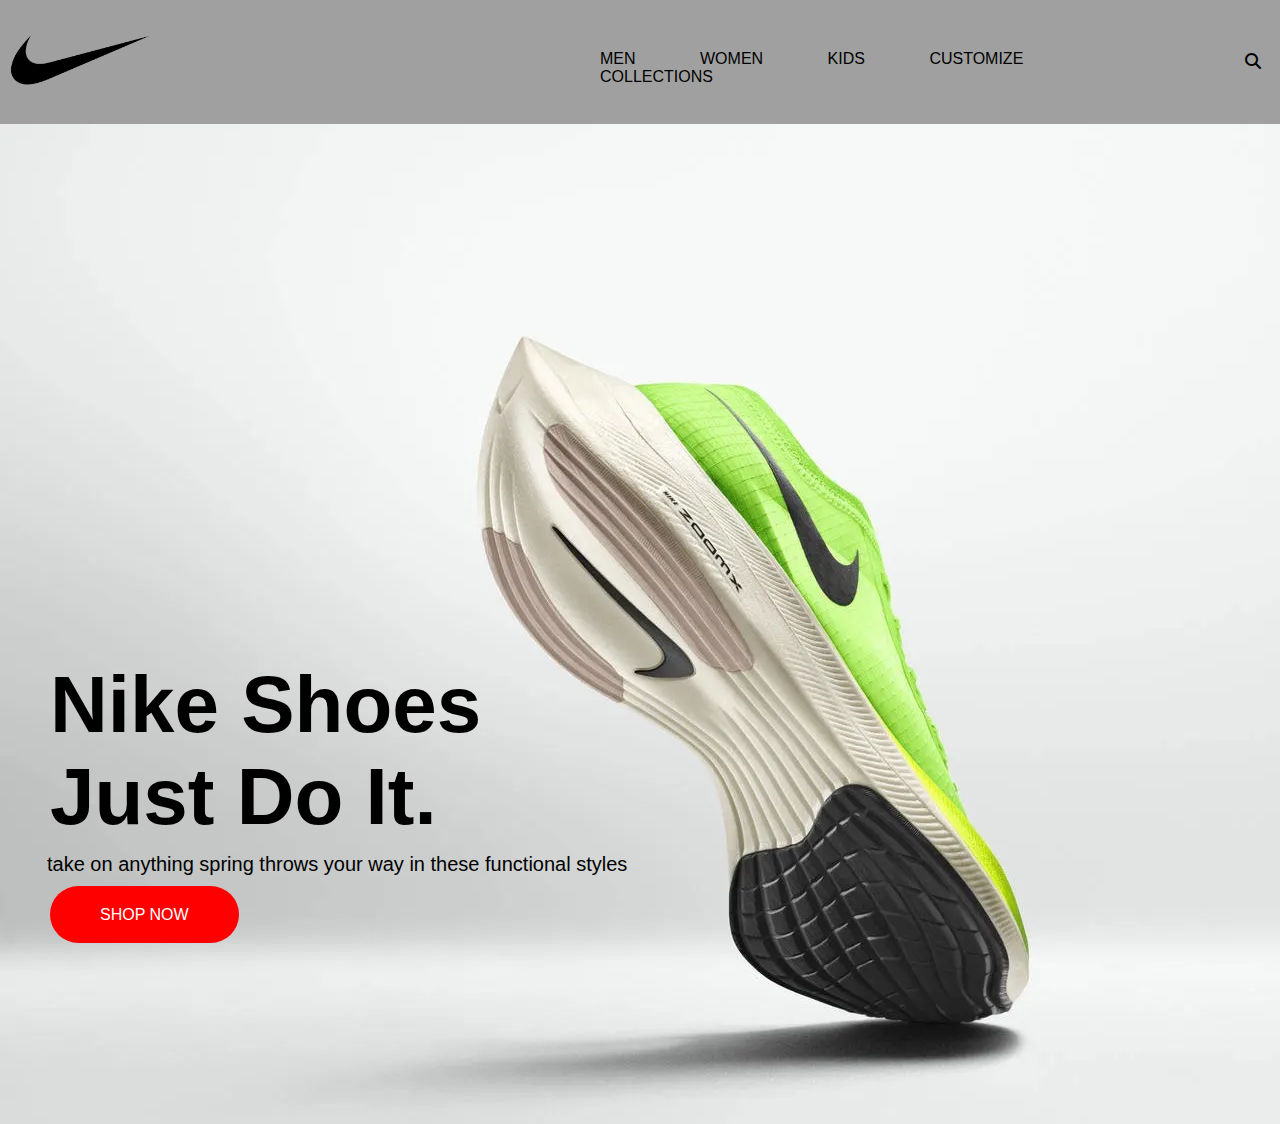
<file: index.html>
<!DOCTYPE html>
<html lang="en">
<head>
    <meta charset="UTF-8">
    <meta name="viewport" content="width=device-width, initial-scale=1.0">
    <title>Shoes Store</title>
    <link rel="stylesheet" href="https://cdnjs.cloudflare.com/ajax/libs/font-awesome/6.5.1/css/all.min.css">
    <link rel="stylesheet" href="Pro.css">
</head>
<body>
    <nav>
        <div class="container">
            <div class="logo">
                <img src="Nikelogo.webp" alt="">
            </div>
            <div class="links">
                <a href="">MEN</a>
                <a href="">WOMEN</a>
                <a href="">KIDS</a>
                <a href="">CUSTOMIZE</a>
                <a href="">COLLECTIONS</a>
            </div>
            <div class="search">
                <i class="fa-solid fa-magnifying-glass"></i>
            </div>
        </div>
    </nav>
    <div class="detail">
        <div class="content">
            <h1 class="First">Nike Shoes</h1>
            <h1 class="second">Just Do It.</h1>
            <p>take on anything spring throws your way in these functional styles</p>
            <a href="shop.html">SHOP NOW</a>
        </div>
    </div>
    <section>
        <div class="content">
            <div class="main-content">
                <h1></h1>
            </div>
        </div>
    </section>
</body>
</html>
</file>
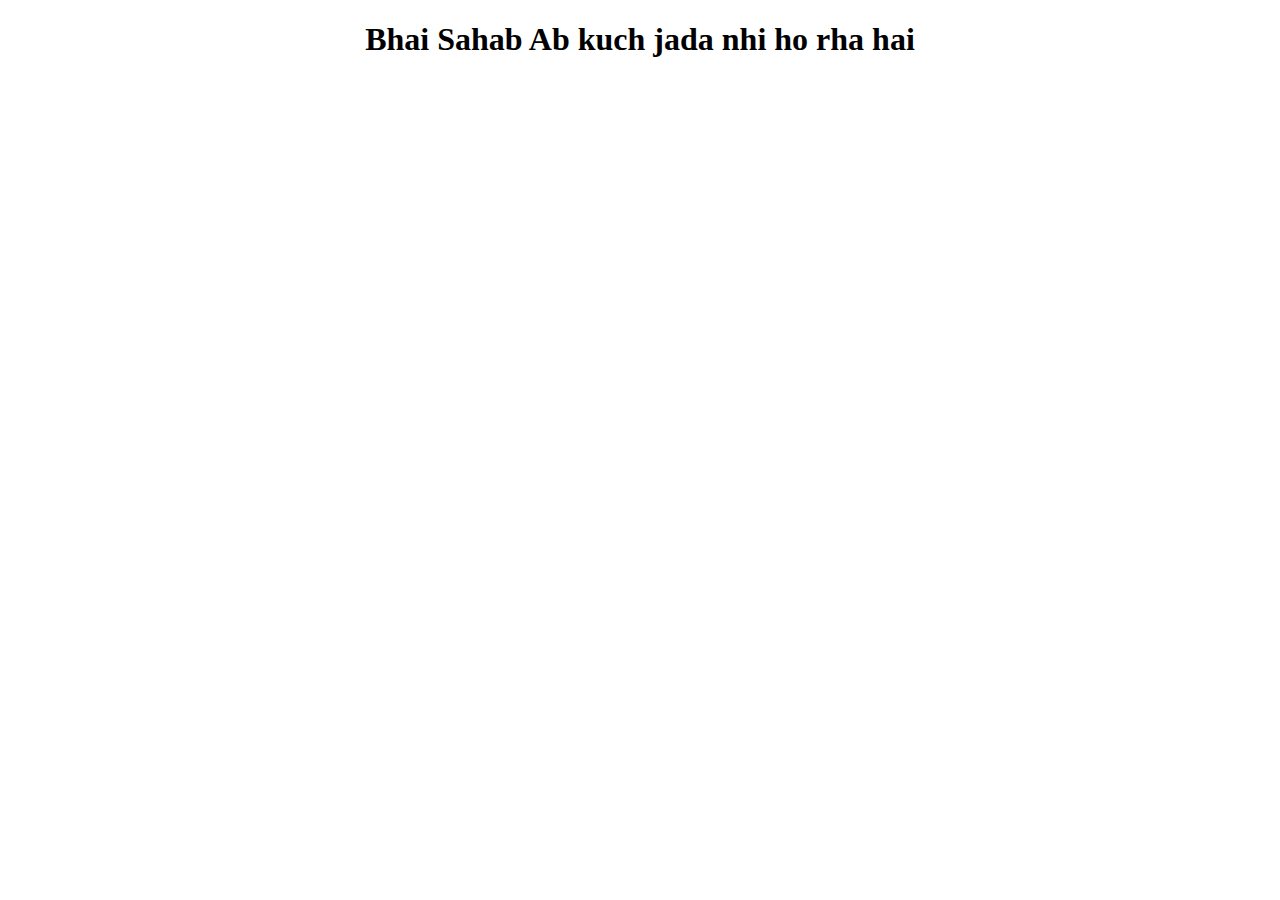
<file: buy.html>
<!DOCTYPE html>
<html lang="en">
<head>
    <meta charset="UTF-8">
    <meta name="viewport" content="width=device-width, initial-scale=1.0">
    <title>Shop</title>
</head>
<body>
    <h1 style="text-align: center;">Bhai Sahab Ab kuch jada nhi ho rha hai </h1>
</body>
</html>
</file>
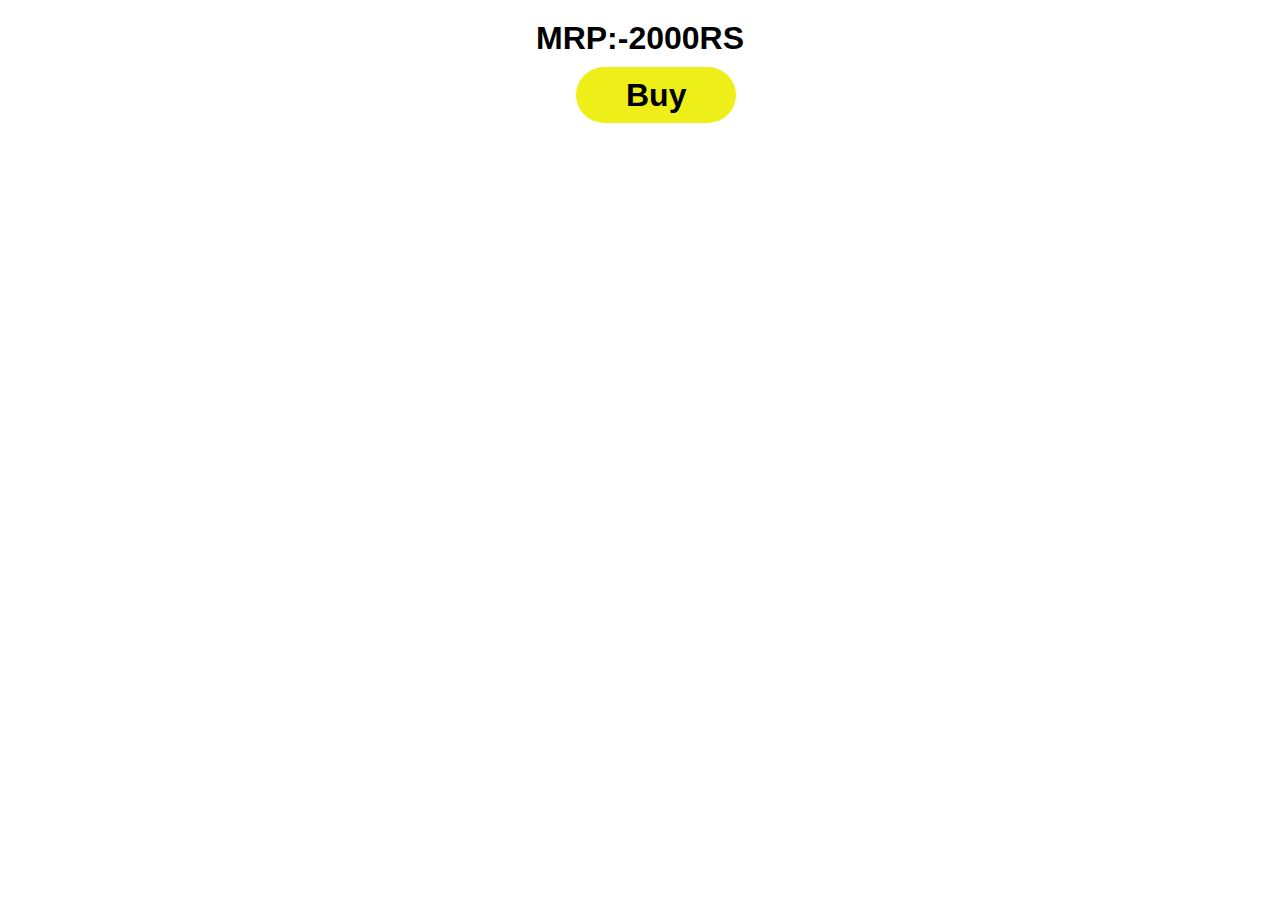
<file: shop.html>
<!DOCTYPE html>
<html lang="en">
<head>
    <meta charset="UTF-8">
    <meta name="viewport" content="width=device-width, initial-scale=1.0">
    <title>Shop</title>
    <link rel="stylesheet" href="Pro.css">
</head>
<body>
    <h1 class="mrp">MRP:-2000RS</h1>
    <h1 class="buy"><a href="buy.html">Buy</a></h1>
</body>
</html>
</file>
<file: Pro.css>
*{
    margin: 0px;
    padding: 0px;
    font-family: 'Segoe UI', Tahoma, Geneva, Verdana, sans-serif;
}
.container{
    display:flex ;
    margin: 0px;
    background-color: rgb(160, 160, 160);
}

.container img{
    height: 120px;
    padding-right: 400px;
}
.links{
    margin: 20px 10px 10px 10px;
    padding-top: 30px;
    /* border: 1px solid black; */
    
}
.links a{
    /* border: 1px solid black; */
    padding-right:30px;
    padding-left: 30px;
    color: black;
    text-decoration: none;
    border-radius: 10px;
    text-align: center;
    transition: 0.5s;
}
.links a:hover{
    background-color: rgb(244, 62, 62);
    color: rgb(255, 255, 255);
}
.search{
    margin: 19px;
    /* border: 1px solid black; */
}
.search i{
    transition: 0.5s;
    /* border: 1px solid black; */
    padding-top: 34px;
}
.search i:hover{
    transform: scale(1.1);
}
.detail{
    background-image: url(NikeShoes.webp);
    height: 1000px;
    position:relative;
}
.content{
    position: absolute;
    bottom: 200px;
    
}
.First{
    font-weight: 600;
    font-size: 80px;
    margin: 0px 0px 0px 50px;
}
.second{
    font-weight: 800;
    font-size: 80px;
    margin: 0px 0px 5px 50px;
}
.detail p{
    margin: 10px;
    font-size: 20px;
    padding-left: 37px;
    padding-bottom: 20px;

}
.detail a{
    text-decoration: none;
    margin: 80px 0px 0px 50px;
    border-radius: 30px;
    padding: 20px 50px 20px 50px;
    background-color: red;
    color: white;
    transition: 0.5s;
}
.detail a:hover{
    background-color: rgb(238, 59, 59);
}
.mrp{
    text-align: center;
    margin: 20px;
}
.buy{
    text-align: center;
    display:inline;
    border-radius: 30px;
    margin-left: 45vw;
    padding: 10px 50px 10px 50px;
    color: black;
    background-color: rgb(238, 238, 24);
}
.buy a{
    text-decoration: none;
    color: black;
}
.buy:hover{
    background-color: rgb(244, 244, 129);
}
</file>
